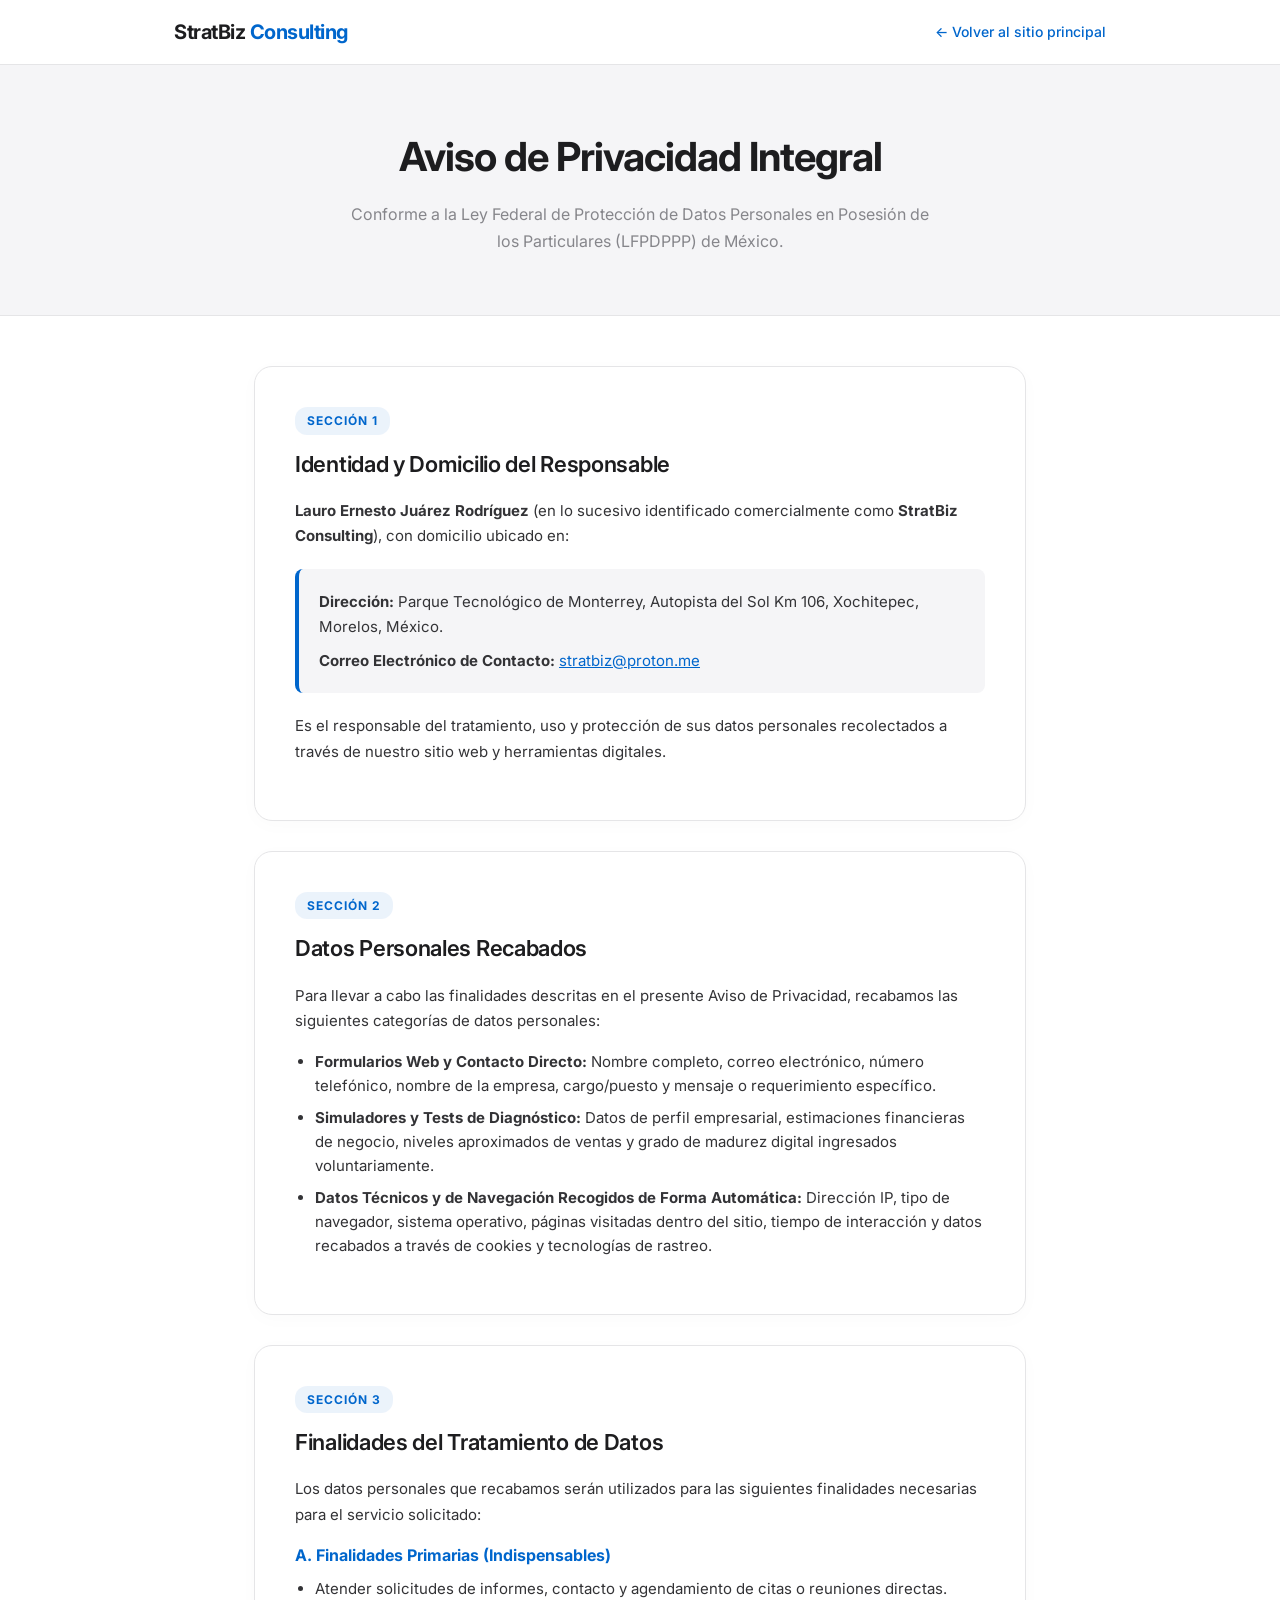
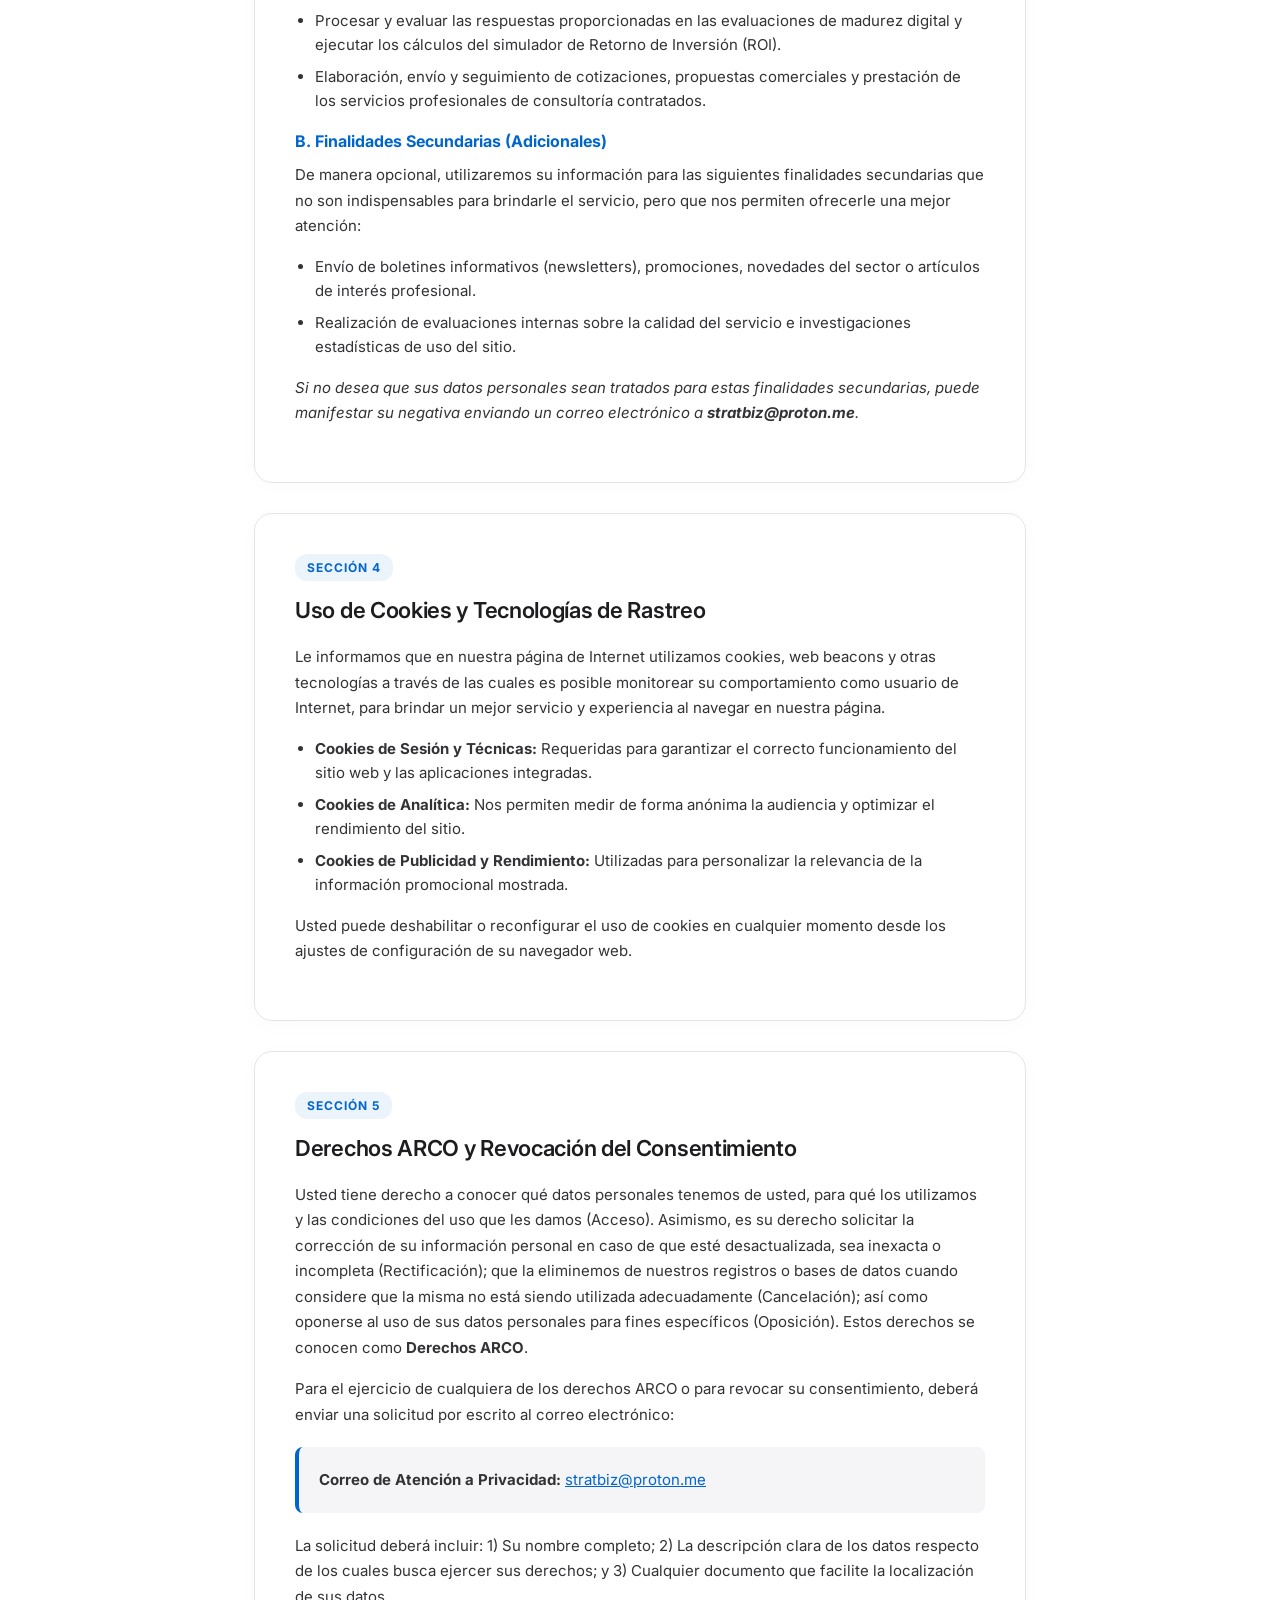
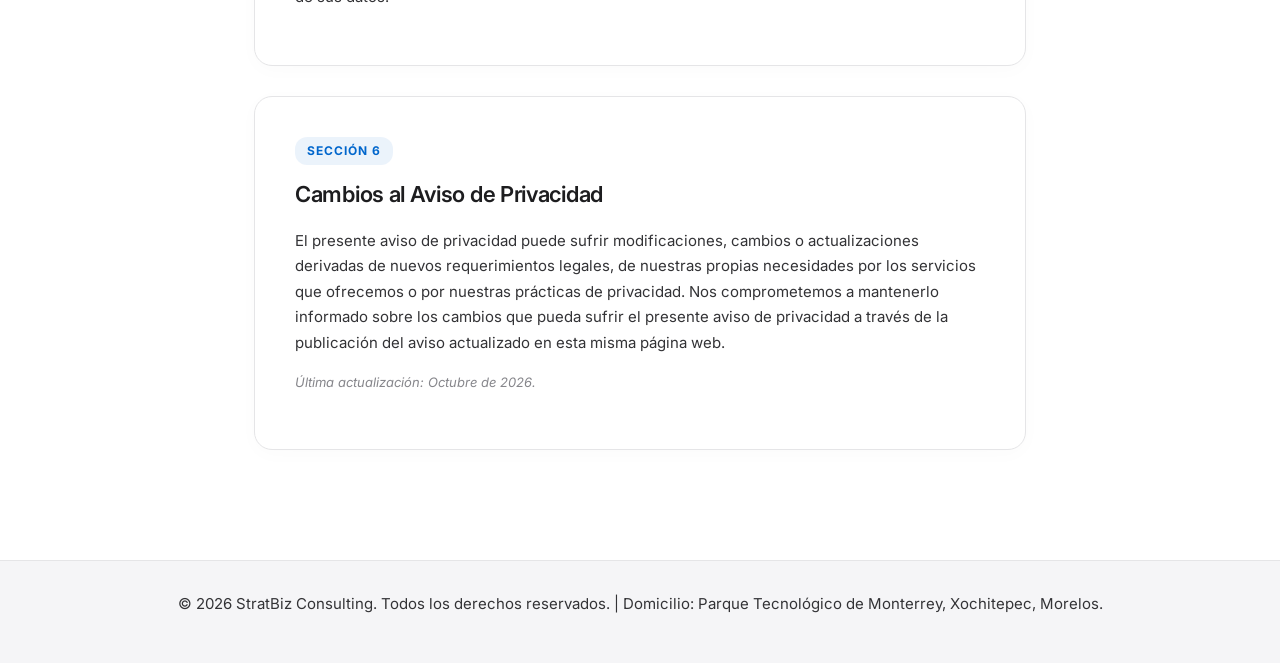
<file: aviso-de-privacidad.html>
<!DOCTYPE html>
<html lang="es">
<head>
    <meta charset="UTF-8">
    <meta name="viewport" content="width=device-width, initial-scale=1.0">
    <title>Aviso de Privacidad | StratBiz Consulting</title>
    <link rel="preconnect" href="https://fonts.googleapis.com">
    <link rel="preconnect" href="https://fonts.gstatic.com" crossorigin>
    <link href="https://fonts.googleapis.com/css2?family=Inter:wght@300;400;500;600;700&display=swap" rel="stylesheet">
    <style>
        :root {
            --apple-bg: #FFFFFF;
            --apple-card: #F5F5F7;
            --apple-text: #1D1D1F;
            --apple-subtext: #86868B;
            --apple-blue: #0066CC;
            --apple-border: #E5E5E7;
            --font-family: 'Inter', -apple-system, BlinkMacSystemFont, "Segoe UI", Roboto, sans-serif;
        }

        * {
            box-sizing: border-box;
            margin: 0;
            padding: 0;
        }

        body {
            font-family: var(--font-family);
            background-color: var(--apple-bg);
            color: var(--apple-text);
            line-height: 1.6;
            -webkit-font-smoothing: antialiased;
        }

        header {
            position: sticky;
            top: 0;
            background: rgba(255, 255, 255, 0.85);
            backdrop-filter: blur(20px);
            -webkit-backdrop-filter: blur(20px);
            border-bottom: 1px solid var(--apple-border);
            z-index: 100;
        }

        .nav-container {
            max-width: 980px;
            margin: 0 auto;
            padding: 16px 24px;
            display: flex;
            justify-content: space-between;
            align-items: center;
        }

        .logo-text {
            font-size: 20px;
            font-weight: 700;
            letter-spacing: -0.5px;
            color: var(--apple-text);
            text-decoration: none;
        }

        .logo-text span {
            color: var(--apple-blue);
        }

        .back-link {
            font-size: 14px;
            color: var(--apple-blue);
            text-decoration: none;
            font-weight: 500;
        }

        .back-link:hover {
            text-decoration: underline;
        }

        .hero-section {
            background-color: var(--apple-card);
            padding: 60px 24px;
            text-align: center;
            border-bottom: 1px solid var(--apple-border);
        }

        .hero-title {
            font-size: 40px;
            font-weight: 700;
            letter-spacing: -1px;
            margin-bottom: 12px;
            color: var(--apple-text);
        }

        .hero-subtitle {
            font-size: 16px;
            color: var(--apple-subtext);
            max-width: 600px;
            margin: 0 auto;
        }

        .container {
            max-width: 820px;
            margin: 0 auto;
            padding: 50px 24px 80px 24px;
        }

        .privacy-card {
            background-color: #FFFFFF;
            border: 1px solid var(--apple-border);
            border-radius: 18px;
            padding: 40px;
            margin-bottom: 30px;
            box-shadow: 0 4px 20px rgba(0, 0, 0, 0.02);
        }

        .section-number {
            display: inline-block;
            font-size: 12px;
            font-weight: 700;
            text-transform: uppercase;
            letter-spacing: 1px;
            color: var(--apple-blue);
            background: rgba(0, 102, 204, 0.08);
            padding: 4px 12px;
            border-radius: 12px;
            margin-bottom: 12px;
        }

        h2 {
            font-size: 22px;
            font-weight: 600;
            letter-spacing: -0.3px;
            margin-bottom: 16px;
            color: var(--apple-text);
        }

        p {
            font-size: 15px;
            color: #333336;
            margin-bottom: 16px;
            line-height: 1.7;
        }

        ul {
            margin-bottom: 16px;
            padding-left: 20px;
        }

        li {
            font-size: 15px;
            color: #333336;
            margin-bottom: 8px;
            line-height: 1.6;
        }

        .highlight-box {
            background-color: var(--apple-card);
            border-left: 4px solid var(--apple-blue);
            padding: 20px;
            border-radius: 8px;
            margin: 20px 0;
        }

        .highlight-box p {
            margin-bottom: 8px;
        }

        .highlight-box p:last-child {
            margin-bottom: 0;
        }

        footer {
            background-color: var(--apple-card);
            border-top: 1px solid var(--apple-border);
            padding: 30px 24px;
            text-align: center;
            font-size: 13px;
            color: var(--apple-subtext);
        }

        @media (max-width: 640px) {
            .hero-title { font-size: 28px; }
            .privacy-card { padding: 24px; }
            .container { padding: 30px 16px; }
        }
    </style>
</head>
<body>

    <header>
        <div class="nav-container">
            <a href="index.html" class="logo-text">StratBiz <span>Consulting</span></a>
            <a href="index.html" class="back-link">← Volver al sitio principal</a>
        </div>
    </header>

    <section class="hero-section">
        <h1 class="hero-title">Aviso de Privacidad Integral</h1>
        <p class="hero-subtitle">Conforme a la Ley Federal de Protección de Datos Personales en Posesión de los Particulares (LFPDPPP) de México.</p>
    </section>

    <main class="container">

        <!-- 1. Responsable -->
        <div class="privacy-card">
            <span class="section-number">Sección 1</span>
            <h2>Identidad y Domicilio del Responsable</h2>
            <p><strong>Lauro Ernesto Juárez Rodríguez</strong> (en lo sucesivo identificado comercialmente como <strong>StratBiz Consulting</strong>), con domicilio ubicado en:</p>
            <div class="highlight-box">
                <p><strong>Dirección:</strong> Parque Tecnológico de Monterrey, Autopista del Sol Km 106, Xochitepec, Morelos, México.</p>
                <p><strong>Correo Electrónico de Contacto:</strong> <a href="mailto:stratbiz@proton.me" style="color:var(--apple-blue);">stratbiz@proton.me</a></p>
            </div>
            <p>Es el responsable del tratamiento, uso y protección de sus datos personales recolectados a través de nuestro sitio web y herramientas digitales.</p>
        </div>

        <!-- 2. Datos recopilados -->
        <div class="privacy-card">
            <span class="section-number">Sección 2</span>
            <h2>Datos Personales Recabados</h2>
            <p>Para llevar a cabo las finalidades descritas en el presente Aviso de Privacidad, recabamos las siguientes categorías de datos personales:</p>
            <ul>
                <li><strong>Formularios Web y Contacto Directo:</strong> Nombre completo, correo electrónico, número telefónico, nombre de la empresa, cargo/puesto y mensaje o requerimiento específico.</li>
                <li><strong>Simuladores y Tests de Diagnóstico:</strong> Datos de perfil empresarial, estimaciones financieras de negocio, niveles aproximados de ventas y grado de madurez digital ingresados voluntariamente.</li>
                <li><strong>Datos Técnicos y de Navegación Recogidos de Forma Automática:</strong> Dirección IP, tipo de navegador, sistema operativo, páginas visitadas dentro del sitio, tiempo de interacción y datos recabados a través de cookies y tecnologías de rastreo.</li>
            </ul>
        </div>

        <!-- 3. Finalidades -->
        <div class="privacy-card">
            <span class="section-number">Sección 3</span>
            <h2>Finalidades del Tratamiento de Datos</h2>
            <p>Los datos personales que recabamos serán utilizados para las siguientes finalidades necesarias para el servicio solicitado:</p>
            
            <h3 style="font-size: 16px; margin: 16px 0 8px; color: var(--apple-blue);">A. Finalidades Primarias (Indispensables)</h3>
            <ul>
                <li>Atender solicitudes de informes, contacto y agendamiento de citas o reuniones directas.</li>
                <li>Procesar y evaluar las respuestas proporcionadas en las evaluaciones de madurez digital y ejecutar los cálculos del simulador de Retorno de Inversión (ROI).</li>
                <li>Elaboración, envío y seguimiento de cotizaciones, propuestas comerciales y prestación de los servicios profesionales de consultoría contratados.</li>
            </ul>

            <h3 style="font-size: 16px; margin: 16px 0 8px; color: var(--apple-blue);">B. Finalidades Secundarias (Adicionales)</h3>
            <p>De manera opcional, utilizaremos su información para las siguientes finalidades secundarias que no son indispensables para brindarle el servicio, pero que nos permiten ofrecerle una mejor atención:</p>
            <ul>
                <li>Envío de boletines informativos (newsletters), promociones, novedades del sector o artículos de interés profesional.</li>
                <li>Realización de evaluaciones internas sobre la calidad del servicio e investigaciones estadísticas de uso del sitio.</li>
            </ul>
            <p><em>Si no desea que sus datos personales sean tratados para estas finalidades secundarias, puede manifestar su negativa enviando un correo electrónico a <strong>stratbiz@proton.me</strong>.</em></p>
        </div>

        <!-- 4. Cookies -->
        <div class="privacy-card">
            <span class="section-number">Sección 4</span>
            <h2>Uso de Cookies y Tecnologías de Rastreo</h2>
            <p>Le informamos que en nuestra página de Internet utilizamos cookies, web beacons y otras tecnologías a través de las cuales es posible monitorear su comportamiento como usuario de Internet, para brindar un mejor servicio y experiencia al navegar en nuestra página.</p>
            <ul>
                <li><strong>Cookies de Sesión y Técnicas:</strong> Requeridas para garantizar el correcto funcionamiento del sitio web y las aplicaciones integradas.</li>
                <li><strong>Cookies de Analítica:</strong> Nos permiten medir de forma anónima la audiencia y optimizar el rendimiento del sitio.</li>
                <li><strong>Cookies de Publicidad y Rendimiento:</strong> Utilizadas para personalizar la relevancia de la información promocional mostrada.</li>
            </ul>
            <p>Usted puede deshabilitar o reconfigurar el uso de cookies en cualquier momento desde los ajustes de configuración de su navegador web.</p>
        </div>

        <!-- 5. Derechos ARCO -->
        <div class="privacy-card">
            <span class="section-number">Sección 5</span>
            <h2>Derechos ARCO y Revocación del Consentimiento</h2>
            <p>Usted tiene derecho a conocer qué datos personales tenemos de usted, para qué los utilizamos y las condiciones del uso que les damos (Acceso). Asimismo, es su derecho solicitar la corrección de su información personal en caso de que esté desactualizada, sea inexacta o incompleta (Rectificación); que la eliminemos de nuestros registros o bases de datos cuando considere que la misma no está siendo utilizada adecuadamente (Cancelación); así como oponerse al uso de sus datos personales para fines específicos (Oposición). Estos derechos se conocen como <strong>Derechos ARCO</strong>.</p>

            <p>Para el ejercicio de cualquiera de los derechos ARCO o para revocar su consentimiento, deberá enviar una solicitud por escrito al correo electrónico:</p>
            <div class="highlight-box">
                <p><strong>Correo de Atención a Privacidad:</strong> <a href="mailto:stratbiz@proton.me" style="color:var(--apple-blue);">stratbiz@proton.me</a></p>
            </div>
            <p>La solicitud deberá incluir: 1) Su nombre completo; 2) La descripción clara de los datos respecto de los cuales busca ejercer sus derechos; y 3) Cualquier documento que facilite la localización de sus datos.</p>
        </div>

        <!-- 6. Modificaciones -->
        <div class="privacy-card">
            <span class="section-number">Sección 6</span>
            <h2>Cambios al Aviso de Privacidad</h2>
            <p>El presente aviso de privacidad puede sufrir modificaciones, cambios o actualizaciones derivadas de nuevos requerimientos legales, de nuestras propias necesidades por los servicios que ofrecemos o por nuestras prácticas de privacidad. Nos comprometemos a mantenerlo informado sobre los cambios que pueda sufrir el presente aviso de privacidad a través de la publicación del aviso actualizado en esta misma página web.</p>
            <p style="font-size: 13px; color: var(--apple-subtext); margin-top: 16px;"><em>Última actualización: Octubre de 2026.</em></p>
        </div>

    </main>

    <footer>
        <p>&copy; 2026 StratBiz Consulting. Todos los derechos reservados. | Domicilio: Parque Tecnológico de Monterrey, Xochitepec, Morelos.</p>
    </footer>

</body>
</html>
</file>
